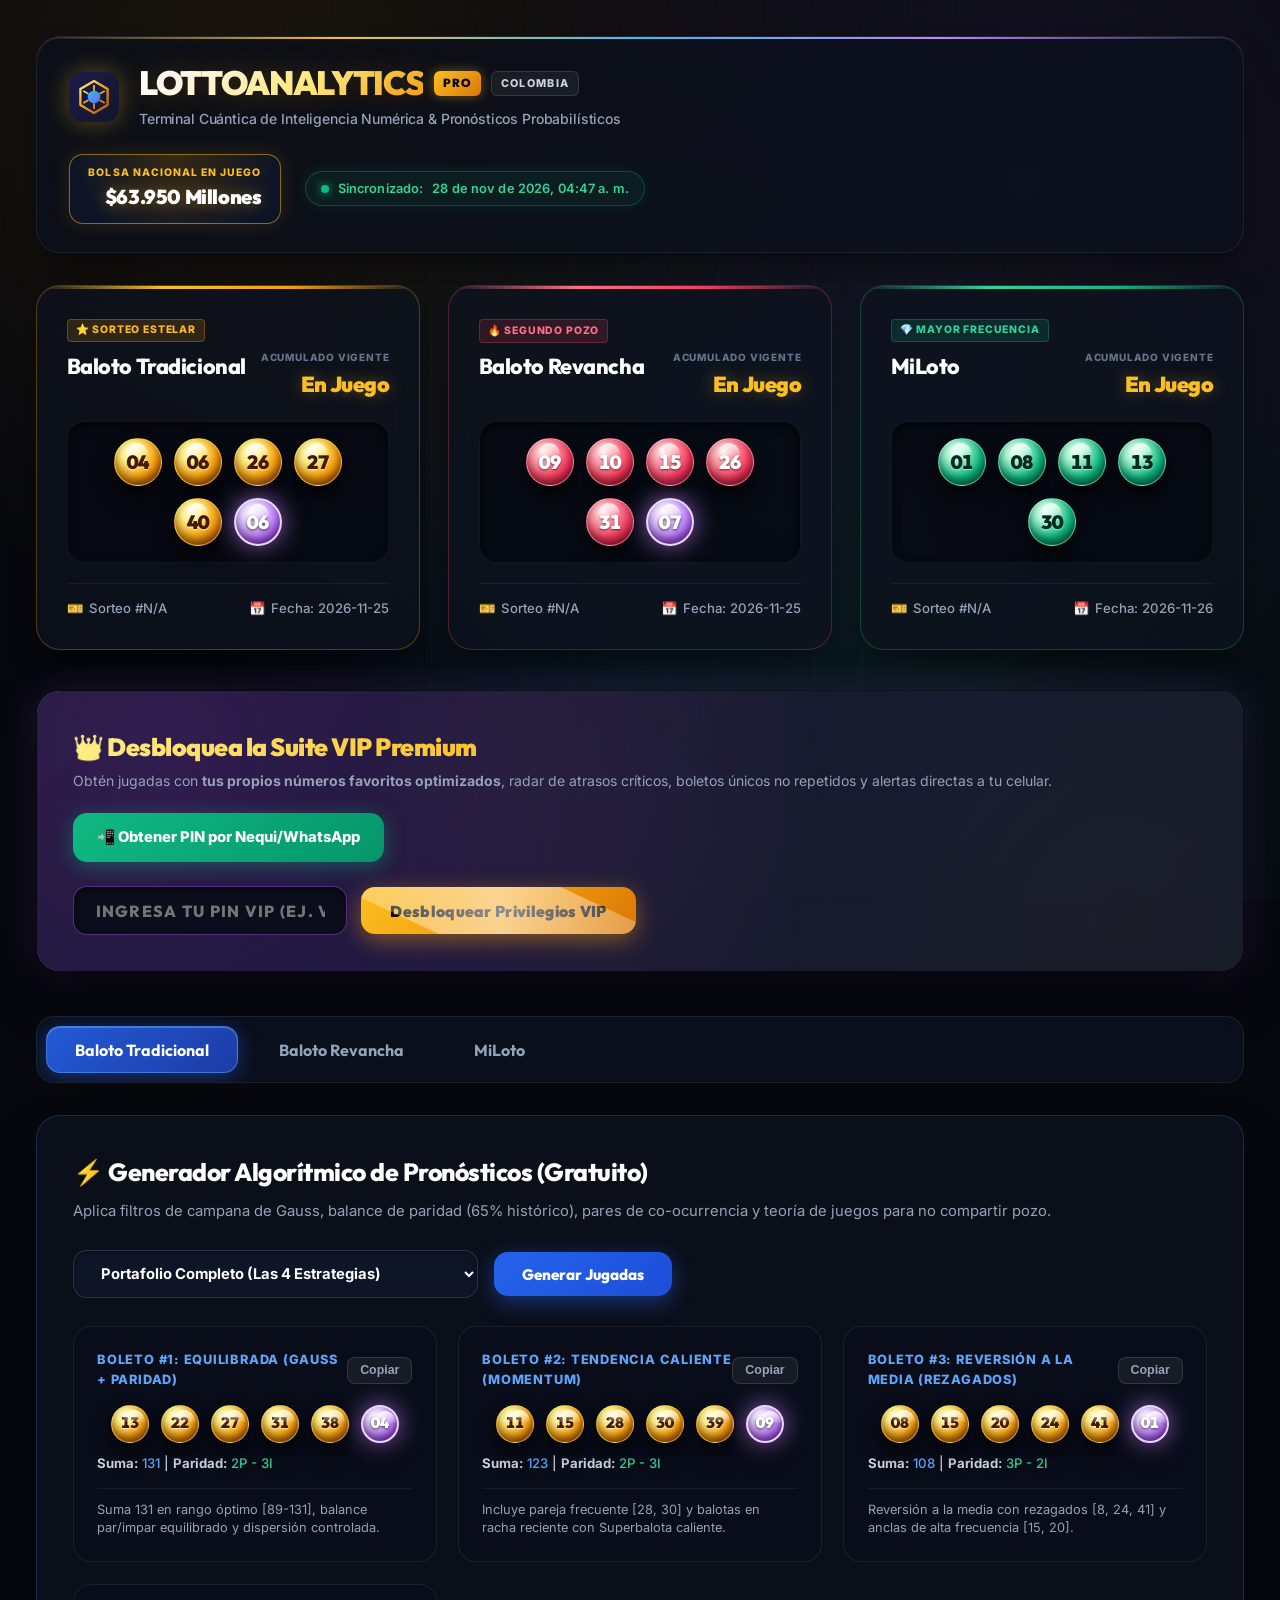
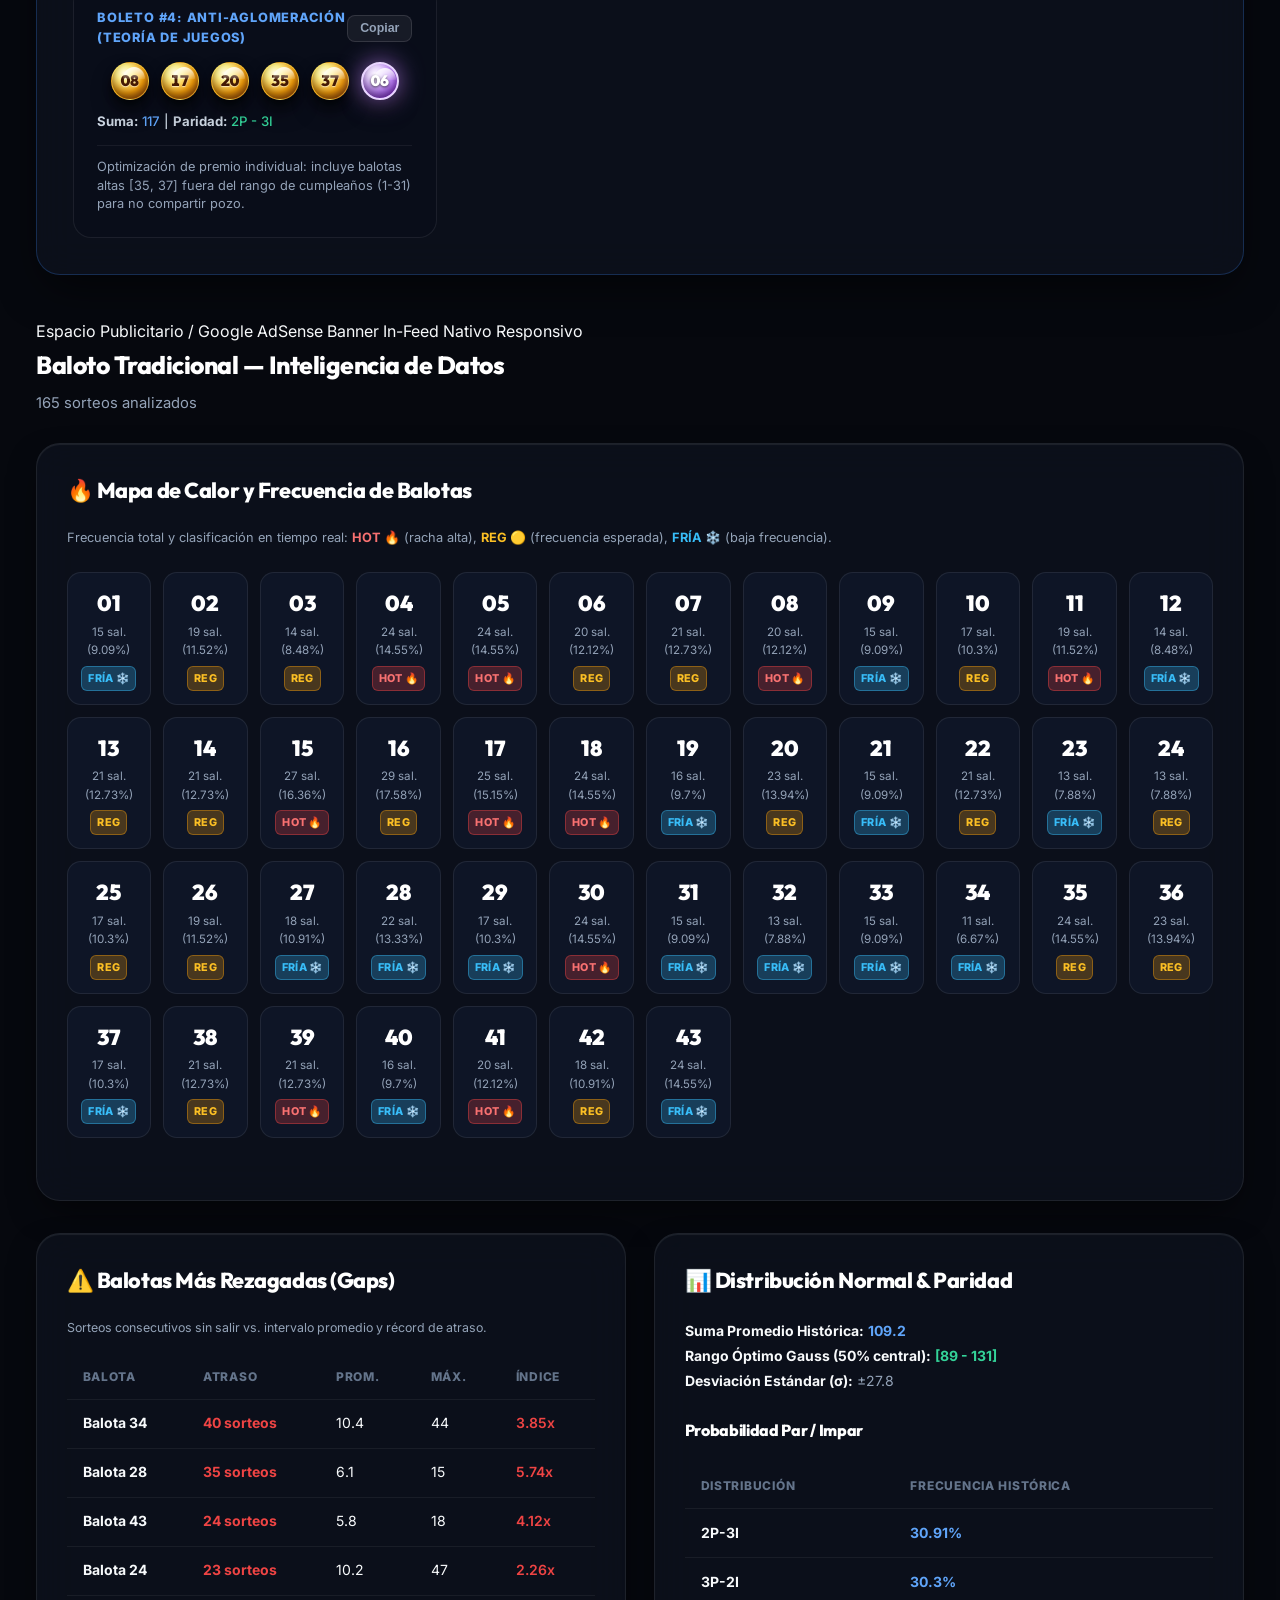
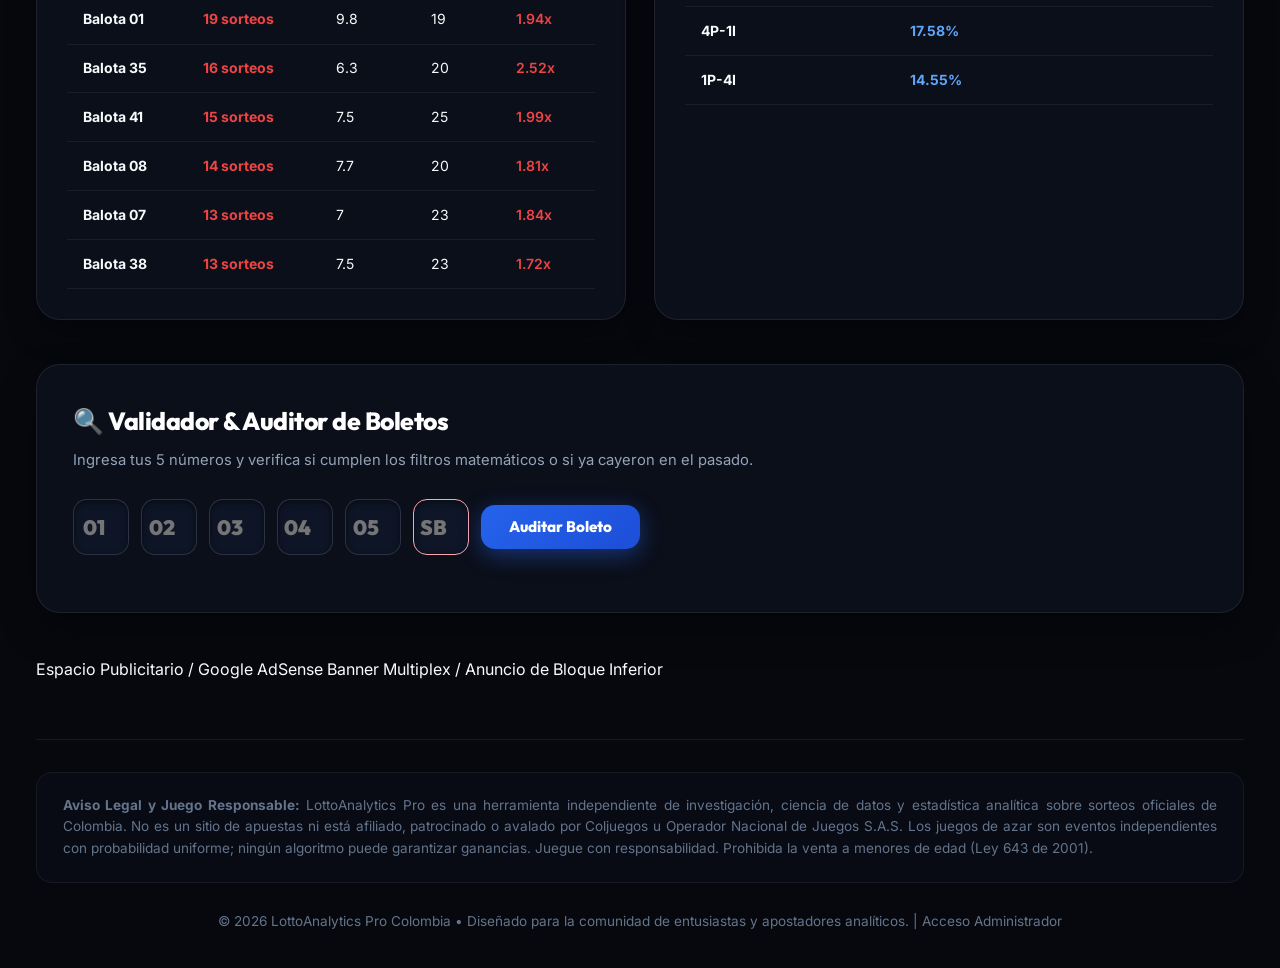
<file: index.html>
<!DOCTYPE html>
<html lang="es">
<head>
  <meta charset="UTF-8">
  <meta name="viewport" content="width=device-width, initial-scale=1.0">
  
  <!-- SEO Meta Tags Colombia -->
  <title>LottoAnalytics Colombia | Resultados, Estadísticas y Pronósticos Baloto y MiLoto</title>
  <meta name="description" content="Consulta los últimos resultados oficiales de Baloto, Revancha y MiLoto en Colombia. Análisis estadístico de balotas calientes, rezagadas, mapas de calor y generador inteligente de jugadas con suite VIP.">
  <meta name="keywords" content="Baloto Colombia, MiLoto, Baloto Revancha, Resultados Baloto hoy, Estadísticas Baloto, Pronóstico Baloto, Números que más caen Baloto, Coljuegos">
  <meta name="author" content="LottoAnalytics Pro">
  <meta name="robots" content="index, follow">

  <!-- Open Graph / Redes Sociales -->
  <meta property="og:type" content="website">
  <meta property="og:title" content="LottoAnalytics Colombia | Inteligencia de Datos Baloto & MiLoto">
  <meta property="og:description" content="Resultados en vivo, mapas de calor, números calientes, suite VIP personalizada y pronósticos estadísticos optimizados.">
  <meta property="og:locale" content="es_CO">

  <!-- PWA & Mobile Web App -->
  <link rel="manifest" href="manifest.json">
  <meta name="theme-color" content="#090d16">
  <meta name="apple-mobile-web-app-capable" content="yes">
  <meta name="apple-mobile-web-app-status-bar-style" content="black-translucent">

  <!-- Typography -->
  <link rel="preconnect" href="https://fonts.googleapis.com">
  <link rel="preconnect" href="https://fonts.gstatic.com" crossorigin>
  <link href="https://fonts.googleapis.com/css2?family=Inter:wght@300;400;500;600;700;800&family=Outfit:wght@500;600;700;800;900&display=swap" rel="stylesheet">
  
  <link rel="stylesheet" href="css/styles.css">

  <!-- Espacio para Google AdSense (Reemplazar con tu ID ca-pub-XXXXX cuando lo tengas) -->
  <!-- <script async src="https://pagead2.googlesyndication.com/pagead/js/adsbygoogle.js?client=ca-pub-XXXXXXXXXXXXXXXX" crossorigin="anonymous"></script> -->
</head>
<body>

  <div class="container">

    <!-- ENCABEZADO Y BRANDING EXCLUSIVO -->
    <header class="executive-header">
      <div class="brand-block">
        <div class="brand-crest">
          <svg viewBox="0 0 44 44" fill="none" xmlns="http://www.w3.org/2000/svg" class="crest-svg">
            <rect width="44" height="44" rx="12" fill="url(#crest-bg)"/>
            <path d="M22 8L34 15V29L22 36L10 29V15L22 8Z" stroke="url(#gold-stroke)" stroke-width="2" stroke-linejoin="round"/>
            <circle cx="22" cy="22" r="5.5" fill="url(#gem-fill)"/>
            <path d="M22 12V16M22 28V32M13 17L16.5 19M27.5 25L31 27M31 17L27.5 19M16.5 25L13 27" stroke="url(#gold-accent)" stroke-width="1.5" stroke-linecap="round"/>
            <defs>
              <linearGradient id="crest-bg" x1="0" y1="0" x2="44" y2="44" gradientUnits="userSpaceOnUse">
                <stop stop-color="#1e1b4b"/>
                <stop offset="1" stop-color="#0f172a"/>
              </linearGradient>
              <linearGradient id="gold-stroke" x1="10" y1="8" x2="34" y2="36" gradientUnits="userSpaceOnUse">
                <stop stop-color="#fef08a"/>
                <stop offset="0.5" stop-color="#f59e0b"/>
                <stop offset="1" stop-color="#b45309"/>
              </linearGradient>
              <linearGradient id="gem-fill" x1="16.5" y1="16.5" x2="27.5" y2="27.5" gradientUnits="userSpaceOnUse">
                <stop stop-color="#38bdf8"/>
                <stop offset="1" stop-color="#6366f1"/>
              </linearGradient>
              <linearGradient id="gold-accent" x1="13" y1="12" x2="31" y2="32" gradientUnits="userSpaceOnUse">
                <stop stop-color="#fde047"/>
                <stop offset="1" stop-color="#d97706"/>
              </linearGradient>
            </defs>
          </svg>
        </div>
        <div class="brand-text">
          <div class="brand-title-row">
            <span class="brand-title">LOTTOANALYTICS</span>
            <span class="pro-tag">PRO</span>
            <span class="colombia-badge">COLOMBIA</span>
          </div>
          <p class="brand-tagline">Terminal Cuántica de Inteligencia Numérica & Pronósticos Probabilísticos</p>
        </div>
      </div>

      <div class="header-right-deck">
        <div class="jackpot-counter-box">
          <span class="counter-label">BOLSA NACIONAL EN JUEGO</span>
          <span class="counter-amount" id="global-jackpot-sum">$63.950 Millones</span>
        </div>
        <div class="header-badges">
          <span class="vip-status-pill" id="vip-header-pill" style="display: none;">
            👑 Membresía VIP Activa
          </span>
          <span class="status-badge" title="Datos conectados en tiempo real">
            <span class="pulse-dot"></span> Sincronizado: <span id="last-sync-time">Cargando...</span>
          </span>
        </div>
      </div>
    </header>

    <!-- ÚLTIMOS RESULTADOS EN VIVO (CARDS SUPERIORES) -->
    <section>
      <div class="grid-3" id="summary-cards-container">
        <!-- Renderizado dinámicamente con JavaScript -->
      </div>
    </section>

    <!-- MÓDULO VIP GATEWAY / DESBLOQUEO POR PIN -->
    <div class="vip-card" id="vip-unlock-box">
      <div class="vip-header-row">
        <div>
          <h3>👑 Desbloquea la Suite VIP Premium</h3>
          <p style="font-size:0.875rem; color:#94a3b8; margin-top:4px;">
            Obtén jugadas con <strong>tus propios números favoritos optimizados</strong>, radar de atrasos críticos, boletos únicos no repetidos y alertas directas a tu celular.
          </p>
        </div>
        <a href="https://wa.me/573000000000?text=Hola,%20quiero%20adquirir%20mi%20PIN%20VIP%20de%20LottoAnalytics" target="_blank" rel="noopener" class="btn-whatsapp-buy">
          <span>📲 Obtener PIN por Nequi/WhatsApp</span>
        </a>
      </div>

      <div class="vip-pin-form">
        <input type="text" id="vip-pin-input" class="pin-input" placeholder="Ingresa tu PIN VIP (ej. VIP2026)">
        <button class="btn-unlock" onclick="unlockWithPin()">Desbloquear Privilegios VIP</button>
      </div>
    </div>

    <!-- PANEL VIP EXCLUSIVO (VISIBLE CUANDO ESTÁ DESBLOQUEADO) -->
    <div class="vip-active-panel" id="vip-active-panel">
      <div style="display:flex; justify-content:space-between; align-items:center; flex-wrap:wrap; gap:0.5rem;">
        <div>
          <div class="vip-panel-title">👑 Panel de Privilegios VIP Activo</div>
          <p id="vip-expiry-detail" style="font-size: 0.85rem; color: #d8b4fe;">Bienvenido a tu suite de análisis avanzado y personalización matemática.</p>
        </div>
        <button onclick="logoutVip()" style="background:transparent; border:1px solid #6b21a8; color:#c084fc; font-size:0.75rem; padding:0.35rem 0.75rem; border-radius:6px; cursor:pointer;">Cerrar Sesión VIP</button>
      </div>

      <div class="vip-features-grid">
        
        <!-- PRIVILEGIO 1: NÚMEROS PERSONALIZADOS (1 a 3 NÚMEROS Y SELECTOR DE JUEGO) -->
        <div class="vip-box">
          <div class="vip-box-title">🎯 1. Optimizar Mis Números Favoritos</div>
          <p style="font-size:0.8rem; color:#cbd5e1; margin-bottom:0.5rem;">
            Elige el sorteo y digita <strong>1, 2 o hasta 3 números</strong> que quieras jugar obligatoriamente. El algoritmo completará las balotas restantes optimizando la suma (Gauss), la paridad y los pares con mayor afinidad:
          </p>
          <div style="margin-bottom:0.75rem;">
            <label style="font-size:0.75rem; font-weight:700; color:#c084fc; text-transform:uppercase;">Sorteo a Jugar:</label>
            <select id="vip-custom-game-select" onchange="onVipGameChange()" style="width:100%; margin-top:4px;">
              <option value="baloto">Baloto Tradicional (1 al 43 + Superbalota)</option>
              <option value="revancha">Baloto Revancha (1 al 43 + Superbalota)</option>
              <option value="miloto">MiLoto (1 al 39)</option>
            </select>
          </div>
          <div class="custom-inputs-row">
            <input type="number" id="vip-f1" class="custom-input" placeholder="07" min="1" max="43" title="Número favorito 1">
            <input type="number" id="vip-f2" class="custom-input" placeholder="21" min="1" max="43" title="Número favorito 2">
            <input type="number" id="vip-f3" class="custom-input" placeholder="33" min="1" max="43" title="Número favorito 3 (opcional)">
            <button class="btn-vip-action" onclick="generateVipCustomTicket()">Optimizar Jugada</button>
          </div>
          <div id="vip-custom-result"></div>
        </div>

        <!-- PRIVILEGIO 2: RADAR DE ATRASOS CRÍTICOS CON SELECTOR DE JUEGO -->
        <div class="vip-box">
          <div class="vip-box-title">📡 2. Radar de Atrasos Críticos (>1.5x)</div>
          <p style="font-size:0.8rem; color:#cbd5e1; margin-bottom: 0.5rem;">
            Selecciona el sorteo para ver qué balotas han roto su ciclo promedio de ausencia y entraron en ventana matemática de retorno:
          </p>
          <div style="margin-bottom:0.75rem;">
            <label style="font-size:0.75rem; font-weight:700; color:#c084fc; text-transform:uppercase;">Consultar Sorteo:</label>
            <select id="vip-radar-game-select" onchange="renderVipRadar()" style="width:100%; margin-top:4px;">
              <option value="baloto">Baloto Tradicional</option>
              <option value="revancha">Baloto Revancha</option>
              <option value="miloto">MiLoto</option>
            </select>
          </div>
          <div id="vip-radar-container"></div>
        </div>

        <!-- PRIVILEGIO 3: BOLETO ÚNICO PRIVADO CON SELECTOR DE JUEGO Y FUNDAMENTO -->
        <div class="vip-box">
          <div class="vip-box-title">🔒 3. Generador de Jugada Única Privada</div>
          <p style="font-size:0.8rem; color:#cbd5e1; margin-bottom:0.5rem;">
            Genera una combinación con semilla criptográfica única para el juego que elijas. Diseñada para no coincidir con otros usuarios y no compartir el premio mayor:
          </p>
          <div style="margin-bottom:0.75rem;">
            <label style="font-size:0.75rem; font-weight:700; color:#c084fc; text-transform:uppercase;">Sorteo Destino:</label>
            <select id="vip-unique-game-select" style="width:100%; margin-top:4px;">
              <option value="baloto">Baloto Tradicional (1 a 43 + SB)</option>
              <option value="revancha">Baloto Revancha (1 a 43 + SB)</option>
              <option value="miloto">MiLoto (1 a 39)</option>
            </select>
          </div>
          <button class="btn-vip-action" style="width:100%;" onclick="generateVipUniqueTicket()">Generar Boleto Exclusivo</button>
          <div id="vip-unique-result"></div>
        </div>

        <!-- PRIVILEGIO 4: ALERTAS TELEGRAM -->
        <div class="vip-box">
          <div class="vip-box-title">📲 4. Canal & Bot de Alertas al Celular</div>
          <p style="font-size:0.8rem; color:#cbd5e1; margin-bottom:0.75rem;">Recibe las alertas automáticas los días de sorteo a las 6:30 PM con las combinaciones del día y los resultados oficiales tras la transmisión:</p>
          <a href="https://t.me/LottoColombiaVIP_bot" target="_blank" rel="noopener" class="btn-vip-action" style="text-decoration:none; display:inline-block; text-align:center; width:100%;">
            📲 Conectar Bot de Alertas Telegram
          </a>
        </div>

      </div>
    </div>

    <!-- SELECTOR DE PESTAÑAS POR JUEGO -->
    <nav class="tabs-nav" aria-label="Juegos">
      <button class="tab-btn active" data-game="baloto" onclick="setGameTab('baloto')">Baloto Tradicional</button>
      <button class="tab-btn" data-game="revancha" onclick="setGameTab('revancha')">Baloto Revancha</button>
      <button class="tab-btn" data-game="miloto" onclick="setGameTab('miloto')">MiLoto</button>
    </nav>

    <!-- GENERADOR DE JUGADAS (VERSIÓN GRATUITA) -->
    <section class="generator-section">
      <div class="section-heading">⚡ Generador Algorítmico de Pronósticos (Gratuito)</div>
      <p class="section-desc">
        Aplica filtros de campana de Gauss, balance de paridad (65% histórico), pares de co-ocurrencia y teoría de juegos para no compartir pozo.
      </p>

      <div class="controls-bar">
        <select id="strategy-select" aria-label="Estrategia">
          <option value="all">Portafolio Completo (Las 4 Estrategias)</option>
          <option value="balanced">Estrategia Equilibrada (Gauss + Paridad)</option>
          <option value="hot">Tendencia Caliente (Momentum & Pares)</option>
          <option value="cold">Reversión a la Media (Rezagadas)</option>
          <option value="anticrowd">Anti-Aglomeración (Premios sin compartir >31)</option>
        </select>
        <button class="btn-primary" onclick="handleGenerateTickets()">Generar Jugadas</button>
      </div>

      <div class="ticket-grid" id="ticket-results-grid">
        <!-- Generación de boletos -->
      </div>
    </section>

    <!-- ANUNCIO INTERMEDIO (MONETIZACIÓN IN-FEED) -->
    <div class="ad-slot" id="middle-ad-slot">
      <span class="ad-label">Espacio Publicitario / Google AdSense</span>
      <span class="ad-placeholder-text">Banner In-Feed Nativo Responsivo</span>
    </div>

    <!-- SECCIÓN DE INTELIGENCIA DE DATOS -->
    <section>
      <div class="section-heading" id="current-game-title">Inteligencia de Datos</div>
      <p class="section-desc" id="total-draws-count">Cargando sorteos...</p>

      <!-- MAPA DE CALOR -->
      <div class="card" style="margin-bottom: 2rem;">
        <div class="card-top">
          <span class="card-title">🔥 Mapa de Calor y Frecuencia de Balotas</span>
        </div>
        <p style="font-size: 0.8rem; color: var(--text-muted); margin-bottom: 1rem;">
          Frecuencia total y clasificación en tiempo real: <span style="color:#f87171; font-weight:700;">HOT 🔥</span> (racha alta), <span style="color:#fbbf24; font-weight:700;">REG 🟡</span> (frecuencia esperada), <span style="color:#38bdf8; font-weight:700;">FRÍA ❄️</span> (baja frecuencia).
        </p>
        <div class="heatmap-container" id="heatmap-container"></div>
      </div>

      <!-- TABLAS DE REZAGOS Y GAUSS -->
      <div class="grid-2">
        <!-- Tabla de Atrasos -->
        <div class="card">
          <div class="card-top">
            <span class="card-title">⚠️ Balotas Más Rezagadas (Gaps)</span>
          </div>
          <p style="font-size: 0.775rem; color: var(--text-muted);">
            Sorteos consecutivos sin salir vs. intervalo promedio y récord de atraso.
          </p>
          <table id="gaps-table">
            <thead>
              <tr>
                <th>Balota</th>
                <th>Atraso</th>
                <th>Prom.</th>
                <th>Máx.</th>
                <th>Índice</th>
              </tr>
            </thead>
            <tbody></tbody>
          </table>
        </div>

        <!-- Métricas Gaussianas & Paridad -->
        <div class="card">
          <div class="card-top">
            <span class="card-title">📊 Distribución Normal & Paridad</span>
          </div>
          <div style="font-size: 0.875rem; margin: 0.75rem 0; line-height: 1.8;">
            <p><strong>Suma Promedio Histórica:</strong> <span id="val-mean" style="color: #60a5fa; font-weight:700;">--</span></p>
            <p><strong>Rango Óptimo Gauss (50% central):</strong> <span id="val-iqr" style="color: #34d399; font-weight:700;">--</span></p>
            <p><strong>Desviación Estándar (σ):</strong> <span id="val-std" style="color: #94a3b8;">--</span></p>
          </div>
          
          <div class="card-top" style="margin-top: 1.5rem;">
            <span class="card-title" style="font-size: 1rem;">Probabilidad Par / Impar</span>
          </div>
          <table id="parity-table">
            <thead>
              <tr>
                <th>Distribución</th>
                <th>Frecuencia Histórica</th>
              </tr>
            </thead>
            <tbody></tbody>
          </table>
        </div>
      </div>
    </section>

    <!-- COMPROBADOR DE BOLETOS -->
    <section class="checker-box">
      <div class="section-heading">🔍 Validador & Auditor de Boletos</div>
      <p class="section-desc">
        Ingresa tus 5 números y verifica si cumplen los filtros matemáticos o si ya cayeron en el pasado.
      </p>
      <div class="checker-inputs">
        <input type="number" id="c1" class="checker-input" placeholder="01" min="1" max="43">
        <input type="number" id="c2" class="checker-input" placeholder="02" min="1" max="43">
        <input type="number" id="c3" class="checker-input" placeholder="03" min="1" max="43">
        <input type="number" id="c4" class="checker-input" placeholder="04" min="1" max="43">
        <input type="number" id="c5" class="checker-input" placeholder="05" min="1" max="43">
        <input type="number" id="check-sb" class="checker-input" placeholder="SB" min="1" max="16" style="border-color: #fda4af;" title="Superbalota">
        <button class="btn-primary" onclick="checkUserTicket()">Auditar Boleto</button>
      </div>
      <div class="checker-result" id="checker-result-box"></div>
    </section>

    <!-- BANNER DE PUBLICIDAD INFERIOR (MONETIZACIÓN) -->
    <div class="ad-slot" id="bottom-ad-slot">
      <span class="ad-label">Espacio Publicitario / Google AdSense</span>
      <span class="ad-placeholder-text">Banner Multiplex / Anuncio de Bloque Inferior</span>
    </div>

    <!-- AVISO LEGAL Y FOOTER -->
    <footer>
      <div class="legal-notice">
        <strong>Aviso Legal y Juego Responsable:</strong> LottoAnalytics Pro es una herramienta independiente de investigación, ciencia de datos y estadística analítica sobre sorteos oficiales de Colombia. No es un sitio de apuestas ni está afiliado, patrocinado o avalado por Coljuegos u Operador Nacional de Juegos S.A.S. Los juegos de azar son eventos independientes con probabilidad uniforme; ningún algoritmo puede garantizar ganancias. Juegue con responsabilidad. Prohibida la venta a menores de edad (Ley 643 de 2001).
      </div>
      <p>© 2026 LottoAnalytics Pro Colombia • Diseñado para la comunidad de entusiastas y apostadores analíticos. | <a href="admin.html" style="color:#64748b; text-decoration:none;">Acceso Administrador</a></p>
    </footer>

  </div>

  <script src="js/fallback_data.js"></script>
  <script src="js/app.js"></script>
</body>
</html>
</file>
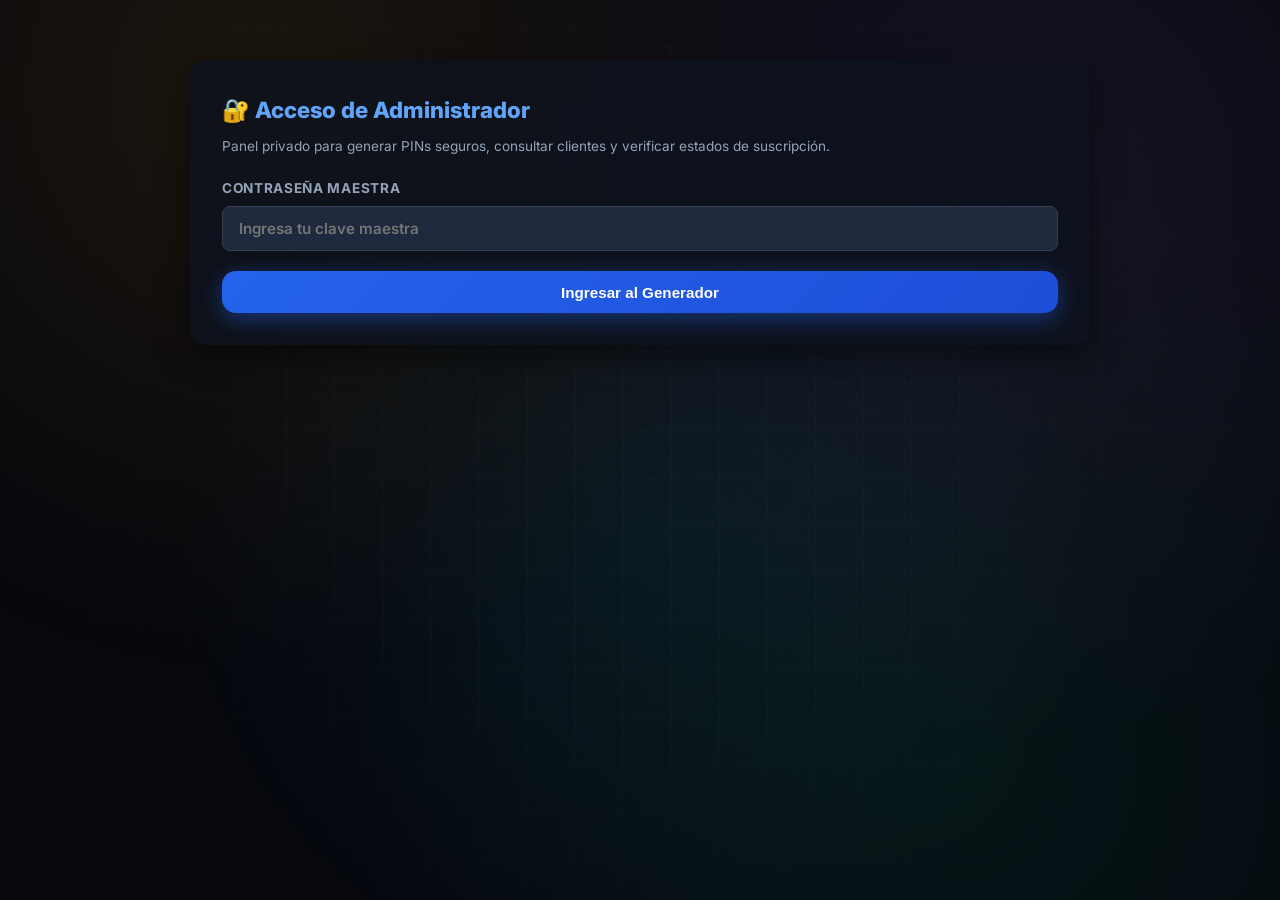
<file: admin.html>
<!DOCTYPE html>
<html lang="es">
<head>
  <meta charset="UTF-8">
  <meta name="viewport" content="width=device-width, initial-scale=1.0">
  <title>Panel de Control y PINs | LottoAnalytics Admin</title>
  <link rel="preconnect" href="https://fonts.googleapis.com">
  <link rel="preconnect" href="https://fonts.gstatic.com" crossorigin>
  <link href="https://fonts.googleapis.com/css2?family=Inter:wght@400;600;700;800&display=swap" rel="stylesheet">
  <link rel="stylesheet" href="css/styles.css">
  <style>
    .admin-container {
      max-width: 900px;
      margin: 1.5rem auto;
      background: var(--bg-card);
      border: 1px solid var(--border-color);
      border-radius: 16px;
      padding: 2rem;
      box-shadow: 0 10px 30px rgba(0,0,0,0.5);
    }
    .form-group {
      margin-bottom: 1.25rem;
    }
    label {
      display: block;
      font-size: 0.85rem;
      font-weight: 700;
      color: var(--text-muted);
      margin-bottom: 0.4rem;
      text-transform: uppercase;
      letter-spacing: 0.05em;
    }
    input[type="text"], input[type="password"], input[type="date"], select {
      width: 100%;
      background: #1f293d;
      border: 1px solid #374151;
      color: #fff;
      padding: 0.75rem 1rem;
      border-radius: 8px;
      font-family: inherit;
      font-size: 0.95rem;
      font-weight: 600;
      outline: none;
    }
    input:focus, select:focus {
      border-color: #3b82f6;
      box-shadow: 0 0 10px rgba(59, 130, 246, 0.4);
    }
    .result-card {
      display: none;
      background: rgba(16, 185, 129, 0.1);
      border: 1px solid #10b981;
      border-radius: 12px;
      padding: 1.25rem;
      margin-top: 1.5rem;
    }
    .pin-display {
      font-size: 1.6rem;
      font-weight: 800;
      color: #34d399;
      letter-spacing: 0.1em;
      margin: 0.5rem 0;
      text-align: center;
      background: #090d16;
      padding: 0.75rem;
      border-radius: 8px;
      border: 1px dashed #059669;
    }
    .whatsapp-box {
      background: #0f172a;
      border: 1px solid #334155;
      border-radius: 8px;
      padding: 1rem;
      font-size: 0.85rem;
      color: #e2e8f0;
      white-space: pre-wrap;
      margin-top: 0.75rem;
      line-height: 1.5;
    }
    /* Registry Table */
    .history-card {
      margin-top: 2.5rem;
      border-top: 1px solid var(--border-color);
      padding-top: 1.5rem;
    }
    .badge-active {
      background: rgba(16, 185, 129, 0.2);
      color: #34d399;
      padding: 2px 8px;
      border-radius: 4px;
      font-weight: 700;
      font-size: 0.75rem;
      display: inline-block;
    }
    .badge-expired {
      background: rgba(239, 68, 68, 0.2);
      color: #f87171;
      padding: 2px 8px;
      border-radius: 4px;
      font-weight: 700;
      font-size: 0.75rem;
      display: inline-block;
    }
    .table-container {
      overflow-x: auto;
      margin-top: 1rem;
    }
    .btn-action-small {
      background: #1e293b;
      border: 1px solid #475569;
      color: #cbd5e1;
      padding: 0.3rem 0.6rem;
      border-radius: 6px;
      font-size: 0.75rem;
      cursor: pointer;
      margin-right: 4px;
    }
    .btn-action-small:hover {
      background: #334155;
      color: #fff;
    }
    .btn-delete-small {
      background: rgba(239, 68, 68, 0.15);
      border: 1px solid #ef4444;
      color: #f87171;
      padding: 0.3rem 0.6rem;
      border-radius: 6px;
      font-size: 0.75rem;
      cursor: pointer;
    }
    .btn-delete-small:hover {
      background: #ef4444;
      color: #fff;
    }
  </style>
</head>
<body>
  <div class="container">
    <div class="admin-container">
      
      <!-- AUTHENTICATION CHECK -->
      <div id="admin-auth-screen">
        <h2 style="font-size: 1.4rem; font-weight:800; color:#60a5fa; margin-bottom: 0.5rem;">🔐 Acceso de Administrador</h2>
        <p style="font-size:0.85rem; color:var(--text-muted); margin-bottom: 1.25rem;">
          Panel privado para generar PINs seguros, consultar clientes y verificar estados de suscripción.
        </p>
        <div class="form-group">
          <label>Contraseña Maestra</label>
          <input type="password" id="admin-pass" placeholder="Ingresa tu clave maestra">
        </div>
        <button class="btn-primary" style="width:100%;" onclick="checkAdminAuth()">Ingresar al Generador</button>
      </div>

      <!-- MAIN ADMIN PANEL -->
      <div id="admin-panel" style="display:none;">
        <div style="display:flex; justify-content:space-between; align-items:center; margin-bottom:1.5rem; border-bottom:1px solid #1f293d; padding-bottom:1rem; flex-wrap:wrap; gap:0.5rem;">
          <div>
            <h2 style="font-size: 1.4rem; font-weight:800; color:#fbbf24;">👑 Control de PINs y Clientes VIP</h2>
            <p style="font-size:0.85rem; color:var(--text-muted);">Generación con vigencia individual y registro de ventas.</p>
          </div>
          <button onclick="logoutAdmin()" style="background:transparent; border:1px solid #475569; color:#94a3b8; font-size:0.8rem; padding:0.4rem 0.85rem; border-radius:6px; cursor:pointer;">Cerrar Sesión</button>
        </div>

        <!-- SECCIÓN 1: GENERADOR DE PIN -->
        <div style="background: rgba(15, 23, 42, 0.6); border: 1px solid #1e293b; border-radius: 12px; padding: 1.25rem; margin-bottom: 2rem;">
          <h3 style="font-size: 1.1rem; font-weight:700; color:#93c5fd; margin-bottom: 1rem;">➕ Generar Nuevo PIN para Cliente</h3>
          
          <div class="form-group">
            <label>Nombre o Teléfono del Cliente</label>
            <input type="text" id="client-name" placeholder="Ej. Carlos Mendoza (WhatsApp 315...)">
          </div>

          <div style="display:grid; grid-template-columns: 1fr 1fr; gap:1rem;">
            <div class="form-group">
              <label>Duración</label>
              <select id="duration-select" onchange="toggleCustomDate(this.value)">
                <option value="30">1 Mes (30 Días) — $15.000 COP</option>
                <option value="15">15 Días (Quincenal)</option>
                <option value="7">7 Días (Semana de Prueba)</option>
                <option value="60">2 Meses (60 Días)</option>
                <option value="90">3 Meses (Trimestral)</option>
                <option value="custom">Fecha de fin personalizada...</option>
              </select>
            </div>
            <div class="form-group">
              <label>Monto Pagado (Opcional)</label>
              <input type="text" id="client-amount" placeholder="Ej. $15.000 Nequi">
            </div>
          </div>

          <div class="form-group" id="custom-date-group" style="display:none;">
            <label>Fecha de Vencimiento Exacta</label>
            <input type="date" id="custom-exp-date">
          </div>

          <button class="btn-primary" style="width:100%; font-size:1rem; padding:0.85rem;" onclick="generateClientPin()">
            ⚡ Generar PIN y Registrar Venta
          </button>

          <!-- RESULT CARD -->
          <div class="result-card" id="result-box">
            <div style="font-weight:700; color:#34d399; font-size:0.9rem; text-align:center;">✅ PIN GENERADO Y REGISTRADO EN EL HISTORIAL</div>
            <div class="pin-display" id="out-pin">VIP-XXXXXX-XXX-XXXX</div>
            
            <div style="font-size:0.85rem; color:#cbd5e1; margin:0.75rem 0; line-height:1.6;">
              • <strong>Cliente:</strong> <span id="out-client">--</span><br>
              • <strong>Fecha de activación:</strong> <span id="out-start">--</span><br>
              • <strong>Fecha de vencimiento:</strong> <span id="out-end" style="color:#fbbf24; font-weight:700;">--</span> (<span id="out-days">30</span> días activos)
            </div>

            <label style="margin-top:1rem;">Mensaje Listo para Enviar por WhatsApp:</label>
            <div class="whatsapp-box" id="out-msg"></div>

            <button class="btn-primary" style="width:100%; margin-top:0.75rem; background:linear-gradient(135deg, #10b981, #059669);" onclick="copyWhatsappMsg()">
              📋 Copiar Mensaje para WhatsApp
            </button>
          </div>
        </div>

        <!-- SECCIÓN 2: AUDITOR / VERIFICADOR MANUAL DE CUALQUIER PIN -->
        <div style="background: rgba(15, 23, 42, 0.6); border: 1px solid #1e293b; border-radius: 12px; padding: 1.25rem; margin-bottom: 2rem;">
          <h3 style="font-size: 1.1rem; font-weight:700; color:#93c5fd; margin-bottom: 0.5rem;">🔍 Verificar Estado de Cualquier PIN</h3>
          <p style="font-size:0.8rem; color:var(--text-muted); margin-bottom: 0.75rem;">Si un cliente te escribe preguntando si su PIN está activo o cuándo se vence, pégalo aquí para auditarlo al instante:</p>
          <div style="display:flex; gap:0.5rem; flex-wrap:wrap;">
            <input type="text" id="verify-input" placeholder="Pega el PIN (ej. VIP-261031-842-50EB)" style="flex:1; min-width:220px;">
            <button class="btn-primary" onclick="auditSinglePin()">Consultar PIN</button>
          </div>
          <div id="verify-result-box" style="display:none; margin-top:0.75rem; padding:0.75rem; border-radius:8px; font-size:0.85rem;"></div>
        </div>

        <!-- SECCIÓN 3: HISTORIAL DE PINES GENERADOS Y VENTAS -->
        <div class="history-card">
          <div style="display:flex; justify-content:space-between; align-items:center; flex-wrap:wrap; gap:0.5rem; margin-bottom:0.75rem;">
            <div>
              <h3 style="font-size: 1.2rem; font-weight:800; color:#fff;">📋 Historial de PINs Registrados (<span id="pins-count">0</span>)</h3>
              <p style="font-size:0.8rem; color:var(--text-muted);">Monitoreo de clientes, estados en tiempo real y fechas de corte.</p>
            </div>
            <div>
              <button class="btn-action-small" onclick="exportToCsv()">📥 Exportar a Excel (CSV)</button>
              <button class="btn-action-small" onclick="clearExpiredPins()">🧹 Limpiar Vencidos</button>
            </div>
          </div>

          <div class="table-container">
            <table>
              <thead>
                <tr>
                  <th>Cliente</th>
                  <th>PIN</th>
                  <th>Vencimiento</th>
                  <th>Estado</th>
                  <th>Pago</th>
                  <th>Acciones</th>
                </tr>
              </thead>
              <tbody id="pins-table-body">
                <!-- Filas renderizadas con JavaScript -->
              </tbody>
            </table>
          </div>
        </div>

      </div>

    </div>
  </div>

  <script>
    const SECRET_SALT = 'Joan17LottoSecretKey2026';
    const ADMIN_PASS = 'JOAN17-ADMIN';
    const STORAGE_KEY = 'lotto_admin_pins_registry';

    function checkAdminAuth() {
      const pass = document.getElementById('admin-pass').value.trim();
      if (pass === ADMIN_PASS || pass === 'BUCARAMANGA' || pass === 'VIP2026') {
        document.getElementById('admin-auth-screen').style.display = 'none';
        document.getElementById('admin-panel').style.display = 'block';
        sessionStorage.setItem('admin_logged', 'true');
        renderPinsTable();
      } else {
        alert('Contraseña maestra incorrecta.');
      }
    }

    function logoutAdmin() {
      sessionStorage.removeItem('admin_logged');
      document.getElementById('admin-auth-screen').style.display = 'block';
      document.getElementById('admin-panel').style.display = 'none';
    }

    function toggleCustomDate(val) {
      document.getElementById('custom-date-group').style.display = (val === 'custom') ? 'block' : 'none';
    }

    async function sha256Short(str) {
      const buf = await crypto.subtle.digest("SHA-256", new TextEncoder().encode(str));
      const arr = Array.from(new Uint8Array(buf));
      return arr.map(b => b.toString(16).padStart(2, '0')).join('').substring(0, 4).toUpperCase();
    }

    function getSavedPins() {
      const raw = localStorage.getItem(STORAGE_KEY);
      return raw ? JSON.parse(raw) : [];
    }

    function savePinsList(list) {
      localStorage.setItem(STORAGE_KEY, JSON.stringify(list));
      renderPinsTable();
    }

    async function generateClientPin() {
      const client = document.getElementById('client-name').value.trim() || 'Cliente VIP';
      const durVal = document.getElementById('duration-select').value;
      const amount = document.getElementById('client-amount').value.trim() || '$15.000 COP';
      
      const today = new Date();
      let expDate = new Date();

      if (durVal === 'custom') {
        const cVal = document.getElementById('custom-exp-date').value;
        if (!cVal) {
          alert('Por favor selecciona una fecha de vencimiento.');
          return;
        }
        expDate = new Date(cVal + 'T23:59:59');
      } else {
        const days = parseInt(durVal);
        expDate.setDate(today.getDate() + days);
      }

      // Format YYMMDD
      const yy = expDate.getFullYear().toString().substring(2);
      const mm = (expDate.getMonth() + 1).toString().padStart(2, '0');
      const dd = expDate.getDate().toString().padStart(2, '0');
      const dateCode = `${yy}${mm}${dd}`;

      // Random 3-digit client seed
      const clientId = Math.floor(100 + Math.random() * 900).toString();

      // Sign payload
      const payload = `${dateCode}-${clientId}-${SECRET_SALT}`;
      const hash = await sha256Short(payload);

      const finalPin = `VIP-${dateCode}-${clientId}-${hash}`;

      // Calculate days
      const diffTime = expDate - today;
      const diffDays = Math.ceil(diffTime / (1000 * 60 * 60 * 24));

      const dateOptions = { day: '2-digit', month: 'long', year: 'numeric' };
      const startStr = today.toLocaleDateString('es-CO', dateOptions);
      const endStr = expDate.toLocaleDateString('es-CO', dateOptions);

      // Render output
      document.getElementById('out-pin').innerText = finalPin;
      document.getElementById('out-client').innerText = client;
      document.getElementById('out-start').innerText = startStr;
      document.getElementById('out-end').innerText = endStr;
      document.getElementById('out-days').innerText = diffDays;

      const currentUrl = window.location.origin + window.location.pathname.replace('admin.html', 'index.html');

      const msg = `¡Hola ${client}! 👋\n\nTu suscripción a la Suite VIP de LottoAnalytics Pro ha sido confirmada con éxito. 🎟️✨\n\n🔑 Tu PIN Personal de Acceso es:\n👉 *${finalPin}*\n\n📅 Vigencia activa:\n• Inicio: ${startStr}\n• Vence el: ${endStr} (${diffDays} días)\n\n🚀 Pasos para activarlo:\n1. Ingresa a la página: ${currentUrl}\n2. En el recuadro dorado "Desbloquea la Suite VIP", digita tu PIN.\n3. Haz clic en "Desbloquear Privilegios VIP".\n\n¡Disfruta tus combinaciones personalizadas y las alertas antes de cada sorteo! 🍀`;

      document.getElementById('out-msg').innerText = msg;
      document.getElementById('result-box').style.display = 'block';

      // Save to registry
      const pins = getSavedPins();
      pins.unshift({
        id: Date.now(),
        client: client,
        pin: finalPin,
        created_at: today.toISOString().split('T')[0],
        expires_at: expDate.toISOString().split('T')[0],
        amount: amount,
        msg: msg
      });
      savePinsList(pins);
    }

    function renderPinsTable() {
      const pins = getSavedPins();
      const countEl = document.getElementById('pins-count');
      if (countEl) countEl.innerText = pins.length;

      const tbody = document.getElementById('pins-table-body');
      if (!tbody) return;
      tbody.innerHTML = '';

      if (pins.length === 0) {
        tbody.innerHTML = `<tr><td colspan="6" style="text-align:center; color:#94a3b8; padding:1.5rem;">Aún no has generado ningún PIN. Los que generes se guardarán aquí automáticamente.</td></tr>`;
        return;
      }

      const today = new Date().toISOString().split('T')[0];

      pins.forEach(item => {
        const isExpired = item.expires_at < today;
        const statusBadge = isExpired ? 
          `<span class="badge-expired">🔴 Vencido (${item.expires_at})</span>` : 
          `<span class="badge-active">🟢 Activo</span>`;

        const row = document.createElement('tr');
        row.innerHTML = `
          <td><strong>${item.client}</strong></td>
          <td style="font-family:monospace; color:#60a5fa; font-weight:700;">${item.pin}</td>
          <td>${item.expires_at}</td>
          <td>${statusBadge}</td>
          <td style="color:#94a3b8;">${item.amount || '--'}</td>
          <td>
            <button class="btn-action-small" onclick="copyPinText('${item.pin}')" title="Copiar PIN">PIN</button>
            <button class="btn-action-small" onclick="copyStoredMsg(${item.id})" title="Copiar WhatsApp">WA</button>
            <button class="btn-delete-small" onclick="deletePin(${item.id})" title="Eliminar">✕</button>
          </td>
        `;
        tbody.appendChild(row);
      });
    }

    function copyPinText(pin) {
      navigator.clipboard.writeText(pin).then(() => alert(`PIN copiado: ${pin}`));
    }

    function copyStoredMsg(id) {
      const pins = getSavedPins();
      const item = pins.find(x => x.id === id);
      if (item && item.msg) {
        navigator.clipboard.writeText(item.msg).then(() => alert('¡Mensaje de WhatsApp copiado al portapapeles!'));
      }
    }

    function deletePin(id) {
      if (confirm('¿Deseas eliminar este registro del historial?')) {
        const pins = getSavedPins().filter(x => x.id !== id);
        savePinsList(pins);
      }
    }

    function clearExpiredPins() {
      if (confirm('¿Eliminar del historial los PINs que ya están vencidos?')) {
        const today = new Date().toISOString().split('T')[0];
        const activeOnly = getSavedPins().filter(x => x.expires_at >= today);
        savePinsList(activeOnly);
      }
    }

    function exportToCsv() {
      const pins = getSavedPins();
      if (pins.length === 0) {
        alert('No hay registros para exportar.');
        return;
      }

      let csv = 'Cliente,PIN,Fecha Creacion,Fecha Vencimiento,Monto,Estado\n';
      const today = new Date().toISOString().split('T')[0];
      pins.forEach(p => {
        const est = p.expires_at >= today ? 'ACTIVO' : 'VENCIDO';
        csv += `"${p.client}","${p.pin}","${p.created_at}","${p.expires_at}","${p.amount}","${est}"\n`;
      });

      const blob = new Blob([csv], { type: 'text/csv;charset=utf-8;' });
      const url = URL.createObjectURL(blob);
      const a = document.createElement('a');
      a.href = url;
      a.download = `clientes_vip_lotto_${today}.csv`;
      a.click();
    }

    // Auditor manual rápido de PIN
    async function auditSinglePin() {
      const rawPin = document.getElementById('verify-input').value.trim().toUpperCase();
      const resBox = document.getElementById('verify-result-box');
      if (!rawPin) return;

      const parts = rawPin.split('-');
      if (parts.length !== 4 || parts[0] !== 'VIP') {
        resBox.style.display = 'block';
        resBox.style.background = 'rgba(239, 68, 68, 0.2)';
        resBox.style.border = '1px solid #ef4444';
        resBox.innerHTML = `<span style="color:#f87171; font-weight:700;">❌ Formato Inválido:</span> Este código no tiene la estructura de un PIN VIP válido.`;
        return;
      }

      const [prefix, dateCode, clientId, providedHash] = parts;
      const payload = `${dateCode}-${clientId}-${SECRET_SALT}`;
      const expectedHash = await sha256Short(payload);

      if (providedHash !== expectedHash) {
        resBox.style.display = 'block';
        resBox.style.background = 'rgba(239, 68, 68, 0.2)';
        resBox.style.border = '1px solid #ef4444';
        resBox.innerHTML = `<span style="color:#f87171; font-weight:700;">❌ PIN Falso / Adulterado:</span> La firma criptográfica no coincide. Este código no fue emitido por ti.`;
        return;
      }

      const year = parseInt('20' + dateCode.substring(0, 2));
      const month = parseInt(dateCode.substring(2, 4)) - 1;
      const day = parseInt(dateCode.substring(4, 6));
      const expDate = new Date(year, month, day, 23, 59, 59);
      const now = new Date();
      const diffDays = Math.ceil((expDate - now) / (1000 * 60 * 60 * 24));
      const formattedDate = expDate.toLocaleDateString('es-CO', { day: '2-digit', month: 'long', year: 'numeric' });

      resBox.style.display = 'block';
      if (diffDays >= 0) {
        resBox.style.background = 'rgba(16, 185, 129, 0.2)';
        resBox.style.border = '1px solid #10b981';
        resBox.innerHTML = `
          <div style="color:#34d399; font-weight:800; font-size:0.95rem;">✅ PIN AUTÉNTICO Y ACTIVO</div>
          <div style="color:#e2e8f0; margin-top:4px;">
            • Vence el: <strong>${formattedDate}</strong><br>
            • Tiempo restante: <strong>${diffDays} días disponibles</strong><br>
            • ID de cliente: #${clientId}
          </div>
        `;
      } else {
        resBox.style.background = 'rgba(239, 68, 68, 0.2)';
        resBox.style.border = '1px solid #ef4444';
        resBox.innerHTML = `
          <div style="color:#f87171; font-weight:800; font-size:0.95rem;">⚠️ PIN AUTÉNTICO PERO YA VENCIDO</div>
          <div style="color:#e2e8f0; margin-top:4px;">
            • Este PIN venció el <strong>${formattedDate}</strong> (hace ${Math.abs(diffDays)} días).<br>
            • El cliente debe renovar su pago por Nequi/Daviplata.
          </div>
        `;
      }
    }

    function copyWhatsappMsg() {
      const text = document.getElementById('out-msg').innerText;
      navigator.clipboard.writeText(text).then(() => {
        alert('¡Mensaje copiado al portapapeles! Ya puedes pegarlo y enviarlo por WhatsApp al cliente.');
      });
    }

    window.onload = () => {
      if (sessionStorage.getItem('admin_logged') === 'true') {
        document.getElementById('admin-auth-screen').style.display = 'none';
        document.getElementById('admin-panel').style.display = 'block';
        renderPinsTable();
      }
    };
  </script>
</body>
</html>
</file>
<file: css/styles.css>
/* ==========================================================================
   LottoAnalytics Pro Colombia — Bespoke High-Tech Quantum Terminal
   Executive Luxury UX/UI for Baloto, Revancha & MiLoto
   ========================================================================== */

:root {
  /* Core Surface Palette */
  --bg-deep: #06080e;
  --bg-surface: #0a0e17;
  --bg-card: rgba(13, 18, 30, 0.78);
  --bg-card-hover: rgba(18, 25, 42, 0.9);
  --bg-glass: rgba(11, 16, 28, 0.72);
  --bg-shelf: rgba(5, 8, 14, 0.65);

  /* Border & Rim System */
  --border-subtle: rgba(255, 255, 255, 0.08);
  --border-focus: rgba(96, 165, 250, 0.5);
  --border-glass: rgba(255, 255, 255, 0.14);
  --border-gold: rgba(251, 191, 36, 0.5);
  --border-ruby: rgba(244, 63, 94, 0.45);
  --border-emerald: rgba(16, 185, 129, 0.45);

  /* Typography */
  --font-display: 'Outfit', -apple-system, BlinkMacSystemFont, sans-serif;
  --font-body: 'Inter', -apple-system, BlinkMacSystemFont, sans-serif;
  --text-main: #f8fafc;
  --text-muted: #94a3b8;
  --text-subtle: #64748b;

  /* Game Themes */
  --color-baloto: #f59e0b;
  --color-revancha: #f43f5e;
  --color-miloto: #10b981;
  --color-super: #c084fc;

  /* 3D Photorealistic Spheres with Specular Highlights */
  --ball-baloto-3d: radial-gradient(circle at 35% 28%, #fffbeb 0%, #fef08a 22%, #f59e0b 58%, #b45309 88%, #78350f 100%);
  --ball-revancha-3d: radial-gradient(circle at 35% 28%, #fff1f2 0%, #fda4af 22%, #f43f5e 58%, #be123c 88%, #881337 100%);
  --ball-miloto-3d: radial-gradient(circle at 35% 28%, #ecfdf5 0%, #a7f3d0 22%, #10b981 58%, #047857 88%, #064e3b 100%);
  --ball-super-3d: radial-gradient(circle at 35% 28%, #faf5ff 0%, #e9d5ff 22%, #c084fc 55%, #9333ea 85%, #581c87 100%);
  --ball-fixed-3d: radial-gradient(circle at 35% 28%, #f5f3ff 0%, #ddd6fe 22%, #8b5cf6 58%, #6d28d9 88%, #4c1d95 100%);

  /* Animation Timings */
  --ease-spring: cubic-bezier(0.34, 1.56, 0.64, 1);
  --ease-smooth: cubic-bezier(0.16, 1, 0.3, 1);
}

/* ==========================================================================
   Base Styles & Ambient Atmosphere
   ========================================================================== */

* {
  box-sizing: border-box;
  margin: 0;
  padding: 0;
  -webkit-tap-highlight-color: transparent;
}

body {
  font-family: var(--font-body);
  background-color: var(--bg-deep);
  color: var(--text-main);
  line-height: 1.6;
  padding: 1.25rem;
  overflow-x: hidden;
  position: relative;
  min-height: 100vh;
}

/* Multi-Layered Atmospheric Lighting */
body::before {
  content: '';
  position: fixed;
  top: 0;
  left: 0;
  width: 100vw;
  height: 100vh;
  background: 
    radial-gradient(circle at 20% 10%, rgba(245, 158, 11, 0.09) 0%, transparent 45%),
    radial-gradient(circle at 80% 20%, rgba(192, 132, 252, 0.09) 0%, transparent 45%),
    radial-gradient(circle at 50% 60%, rgba(56, 189, 248, 0.07) 0%, transparent 55%),
    radial-gradient(circle at 75% 85%, rgba(16, 185, 129, 0.08) 0%, transparent 50%);
  pointer-events: none;
  z-index: -2;
  animation: ambientBreathing 18s ease-in-out infinite alternate;
}

/* Subtle Technical Grid Matrix */
body::after {
  content: '';
  position: fixed;
  top: 0;
  left: 0;
  width: 100vw;
  height: 100vh;
  background-image: 
    linear-gradient(rgba(255, 255, 255, 0.018) 1px, transparent 1px),
    linear-gradient(90deg, rgba(255, 255, 255, 0.018) 1px, transparent 1px);
  background-size: 48px 48px;
  background-position: -1px -1px;
  pointer-events: none;
  z-index: -1;
  mask-image: radial-gradient(circle at 50% 45%, black 40%, transparent 88%);
  -webkit-mask-image: radial-gradient(circle at 50% 45%, black 40%, transparent 88%);
}

@keyframes ambientBreathing {
  0% { transform: scale(1) translateY(0); }
  50% { transform: scale(1.04) translateY(-10px); }
  100% { transform: scale(1) translateY(0); }
}

@media (min-width: 768px) {
  body {
    padding: 2.25rem;
  }
}

.container {
  max-width: 1260px;
  margin: 0 auto;
  position: relative;
  z-index: 1;
}

/* ==========================================================================
   Executive Luxury Branding Header
   ========================================================================== */

.executive-header {
  display: flex;
  justify-content: space-between;
  align-items: center;
  flex-wrap: wrap;
  gap: 1.5rem;
  padding: 1.75rem 2rem;
  margin-bottom: 2rem;
  background: var(--bg-glass);
  backdrop-filter: blur(24px);
  -webkit-backdrop-filter: blur(24px);
  border: 1px solid var(--border-subtle);
  border-radius: 24px;
  box-shadow: 0 20px 40px -15px rgba(0, 0, 0, 0.7), inset 0 1px 1px rgba(255, 255, 255, 0.15);
  position: relative;
  overflow: hidden;
}

.executive-header::before {
  content: '';
  position: absolute;
  top: 0;
  left: 0;
  right: 0;
  height: 2px;
  background: linear-gradient(90deg, transparent, #fbbf24 25%, #38bdf8 50%, #c084fc 75%, transparent);
  animation: glowSweep 9s linear infinite;
}

@keyframes glowSweep {
  0% { background-position: -200% 0; }
  100% { background-position: 200% 0; }
}

.brand-block {
  display: flex;
  align-items: center;
  gap: 1.25rem;
}

.brand-crest {
  width: 50px;
  height: 50px;
  flex-shrink: 0;
  filter: drop-shadow(0 0 12px rgba(251, 191, 36, 0.35));
  transition: transform 0.3s var(--ease-spring);
}

.brand-crest:hover {
  transform: rotate(5deg) scale(1.08);
}

.crest-svg {
  width: 100%;
  height: 100%;
}

.brand-text {
  display: flex;
  flex-direction: column;
}

.brand-title-row {
  display: flex;
  align-items: center;
  gap: 0.65rem;
  flex-wrap: wrap;
}

.brand-title {
  font-family: var(--font-display);
  font-size: 2.1rem;
  font-weight: 900;
  letter-spacing: -0.04em;
  background: linear-gradient(135deg, #ffffff 15%, #fef08a 60%, #f59e0b 100%);
  -webkit-background-clip: text;
  -webkit-text-fill-color: transparent;
  line-height: 1.1;
  text-shadow: 0 0 30px rgba(245, 158, 11, 0.25);
}

.pro-tag {
  background: linear-gradient(135deg, #fbbf24 0%, #d97706 100%);
  color: #000;
  font-family: var(--font-display);
  font-size: 0.725rem;
  font-weight: 900;
  padding: 0.2rem 0.6rem;
  border-radius: 6px;
  letter-spacing: 0.08em;
  box-shadow: 0 0 12px rgba(251, 191, 36, 0.4);
}

.colombia-badge {
  background: rgba(255, 255, 255, 0.06);
  border: 1px solid rgba(255, 255, 255, 0.12);
  color: #cbd5e1;
  font-size: 0.675rem;
  font-weight: 800;
  padding: 0.2rem 0.55rem;
  border-radius: 6px;
  letter-spacing: 0.12em;
}

.brand-tagline {
  color: var(--text-muted);
  font-size: 0.875rem;
  font-weight: 500;
  letter-spacing: -0.01em;
  margin-top: 0.35rem;
}

.header-right-deck {
  display: flex;
  align-items: center;
  gap: 1.5rem;
  flex-wrap: wrap;
}

/* Cumulative National Jackpot Counter */
.jackpot-counter-box {
  background: radial-gradient(circle at 50% 0%, rgba(245, 158, 11, 0.18) 0%, rgba(15, 23, 42, 0.85) 80%);
  border: 1px solid var(--border-gold);
  border-radius: 14px;
  padding: 0.6rem 1.15rem;
  text-align: right;
  box-shadow: 0 0 20px rgba(245, 158, 11, 0.15);
}

.counter-label {
  display: block;
  font-size: 0.65rem;
  font-weight: 800;
  color: #fbbf24;
  letter-spacing: 0.1em;
  text-transform: uppercase;
}

.counter-amount {
  font-family: var(--font-display);
  font-size: 1.25rem;
  font-weight: 900;
  letter-spacing: -0.02em;
  color: #fff;
  text-shadow: 0 0 15px rgba(251, 191, 36, 0.4);
}

.header-badges {
  display: flex;
  flex-direction: column;
  gap: 0.5rem;
  align-items: flex-end;
}

.status-badge {
  display: inline-flex;
  align-items: center;
  gap: 0.55rem;
  background: rgba(16, 185, 129, 0.08);
  border: 1px solid rgba(16, 185, 129, 0.3);
  color: #34d399;
  padding: 0.4rem 0.95rem;
  border-radius: 9999px;
  font-size: 0.8rem;
  font-weight: 600;
  letter-spacing: 0.01em;
  box-shadow: 0 0 15px rgba(16, 185, 129, 0.12);
  white-space: nowrap;
}

.vip-status-pill {
  display: inline-flex;
  align-items: center;
  gap: 0.45rem;
  background: linear-gradient(135deg, rgba(251, 191, 36, 0.18), rgba(217, 119, 6, 0.22));
  border: 1px solid var(--border-gold);
  color: #fbbf24;
  padding: 0.4rem 0.95rem;
  border-radius: 9999px;
  font-size: 0.8rem;
  font-weight: 800;
  box-shadow: 0 0 20px rgba(251, 191, 36, 0.25);
  white-space: nowrap;
}

.pulse-dot {
  width: 8px;
  height: 8px;
  border-radius: 50%;
  background: #10b981;
  box-shadow: 0 0 10px #10b981;
  animation: pulseDot 2s infinite;
}

@keyframes pulseDot {
  0% { transform: scale(0.9); opacity: 0.7; }
  50% { transform: scale(1.3); opacity: 1; box-shadow: 0 0 14px #10b981; }
  100% { transform: scale(0.9); opacity: 0.7; }
}

/* ==========================================================================
   Live Results Showcase Cards (Top 3 Games)
   ========================================================================== */

.grid-3 {
  display: grid;
  grid-template-columns: repeat(auto-fit, minmax(340px, 1fr));
  gap: 1.75rem;
  margin-bottom: 2.5rem;
}

.card {
  background: var(--bg-card);
  backdrop-filter: blur(20px);
  -webkit-backdrop-filter: blur(20px);
  border: 1px solid var(--border-subtle);
  border-radius: 24px;
  padding: 1.85rem;
  position: relative;
  overflow: hidden;
  transition: all 0.35s var(--ease-spring);
  box-shadow: 0 14px 35px -10px rgba(0, 0, 0, 0.65), inset 0 1px 1px rgba(255, 255, 255, 0.08);
}

/* Game Accents and Neon Rims */
.card-baloto {
  border-color: rgba(245, 158, 11, 0.3);
}
.card-baloto::before {
  content: '';
  position: absolute;
  top: 0;
  left: 0;
  right: 0;
  height: 3px;
  background: linear-gradient(90deg, transparent, #fbbf24, #f59e0b, transparent);
}
.card-baloto:hover {
  border-color: rgba(251, 191, 36, 0.6);
  box-shadow: 0 20px 45px -10px rgba(0, 0, 0, 0.8), 0 0 30px rgba(245, 158, 11, 0.2);
}

.card-revancha {
  border-color: rgba(244, 63, 94, 0.3);
}
.card-revancha::before {
  content: '';
  position: absolute;
  top: 0;
  left: 0;
  right: 0;
  height: 3px;
  background: linear-gradient(90deg, transparent, #fb7185, #f43f5e, transparent);
}
.card-revancha:hover {
  border-color: rgba(244, 63, 94, 0.6);
  box-shadow: 0 20px 45px -10px rgba(0, 0, 0, 0.8), 0 0 30px rgba(244, 63, 94, 0.2);
}

.card-miloto {
  border-color: rgba(16, 185, 129, 0.3);
}
.card-miloto::before {
  content: '';
  position: absolute;
  top: 0;
  left: 0;
  right: 0;
  height: 3px;
  background: linear-gradient(90deg, transparent, #34d399, #10b981, transparent);
}
.card-miloto:hover {
  border-color: rgba(16, 185, 129, 0.6);
  box-shadow: 0 20px 45px -10px rgba(0, 0, 0, 0.8), 0 0 30px rgba(16, 185, 129, 0.2);
}

.card:hover {
  transform: translateY(-6px);
}

.card-badge {
  display: inline-block;
  font-size: 0.65rem;
  font-weight: 800;
  letter-spacing: 0.08em;
  text-transform: uppercase;
  margin-bottom: 0.4rem;
  padding: 0.15rem 0.5rem;
  border-radius: 4px;
}
.badge-baloto { background: rgba(245, 158, 11, 0.15); color: #fbbf24; border: 1px solid rgba(245, 158, 11, 0.3); }
.badge-revancha { background: rgba(244, 63, 94, 0.15); color: #fb7185; border: 1px solid rgba(244, 63, 94, 0.3); }
.badge-miloto { background: rgba(16, 185, 129, 0.15); color: #34d399; border: 1px solid rgba(16, 185, 129, 0.3); }

.card-top {
  display: flex;
  justify-content: space-between;
  align-items: flex-start;
  margin-bottom: 1.25rem;
}

.card-title {
  font-family: var(--font-display);
  font-size: 1.35rem;
  font-weight: 800;
  letter-spacing: -0.02em;
  color: #fff;
}

/* High-Impact Jackpot Display */
.jackpot-showcase {
  text-align: right;
}

.jackpot-label {
  font-size: 0.625rem;
  font-weight: 800;
  color: var(--text-subtle);
  letter-spacing: 0.08em;
  text-transform: uppercase;
  margin-bottom: 2px;
}

.jackpot-number {
  font-family: var(--font-display);
  font-size: 1.35rem;
  font-weight: 900;
  letter-spacing: -0.02em;
  color: #fbbf24;
  text-shadow: 0 0 16px rgba(251, 191, 36, 0.35);
  white-space: nowrap;
}

/* Dark Recessed Balls Runway / Shelf */
.balls-shelf {
  background: var(--bg-shelf);
  border: 1px solid rgba(255, 255, 255, 0.05);
  border-radius: 18px;
  padding: 1rem 1.15rem;
  margin: 1.25rem 0;
  box-shadow: inset 0 3px 8px rgba(0, 0, 0, 0.7);
}

.ball-row {
  display: flex;
  align-items: center;
  gap: 0.75rem;
  flex-wrap: wrap;
  justify-content: center;
}

/* 3D Photorealistic Spheres */
.ball {
  width: 48px;
  height: 48px;
  border-radius: 50%;
  display: flex;
  align-items: center;
  justify-content: center;
  font-family: var(--font-display);
  font-weight: 900;
  font-size: 1.2rem;
  font-variant-numeric: tabular-nums;
  position: relative;
  user-select: none;
  cursor: default;
  transition: transform 0.25s var(--ease-spring), box-shadow 0.25s ease;
  box-shadow: 
    0 12px 22px -4px rgba(0, 0, 0, 0.8),
    0 4px 8px rgba(0, 0, 0, 0.4),
    inset 0 -5px 8px rgba(0, 0, 0, 0.45);
}

.ball::before {
  content: '';
  position: absolute;
  top: 4px;
  left: 11px;
  width: 22px;
  height: 12px;
  border-radius: 50% / 100% 100% 0 0;
  background: linear-gradient(180deg, rgba(255, 255, 255, 0.88) 0%, rgba(255, 255, 255, 0.1) 100%);
  filter: blur(0.5px);
  pointer-events: none;
}

.ball:hover {
  transform: translateY(-6px) scale(1.1);
  box-shadow: 
    0 18px 28px -4px rgba(0, 0, 0, 0.9),
    0 0 18px rgba(255, 255, 255, 0.4);
}

.ball-baloto {
  background: var(--ball-baloto-3d);
  color: #451a03;
  text-shadow: 0 1px 1px rgba(255, 255, 255, 0.6);
  border: 1px solid rgba(253, 224, 71, 0.4);
}

.ball-revancha {
  background: var(--ball-revancha-3d);
  color: #ffffff;
  text-shadow: 0 1px 2px rgba(0, 0, 0, 0.6);
  border: 1px solid rgba(254, 205, 211, 0.4);
}

.ball-miloto {
  background: var(--ball-miloto-3d);
  color: #022c22;
  text-shadow: 0 1px 1px rgba(255, 255, 255, 0.5);
  border: 1px solid rgba(167, 243, 208, 0.4);
}

.ball-super {
  background: var(--ball-super-3d);
  color: #ffffff;
  text-shadow: 0 1px 3px rgba(0, 0, 0, 0.7);
  border: 2px solid #e9d5ff;
  box-shadow: 
    0 0 24px rgba(192, 132, 252, 0.7),
    0 12px 22px -4px rgba(0, 0, 0, 0.8),
    inset 0 -5px 8px rgba(0, 0, 0, 0.45);
  animation: superPulse 2.5s infinite alternate;
}

@keyframes superPulse {
  0% { box-shadow: 0 0 14px rgba(192, 132, 252, 0.4), 0 12px 22px -4px rgba(0, 0, 0, 0.8); }
  100% { box-shadow: 0 0 30px rgba(192, 132, 252, 0.85), 0 14px 26px -4px rgba(0, 0, 0, 0.9); }
}

.ball-fixed {
  background: var(--ball-fixed-3d) !important;
  color: #ffffff !important;
  text-shadow: 0 1px 2px rgba(0, 0, 0, 0.5);
  border: 2px solid #c084fc !important;
  box-shadow: 0 0 20px rgba(168, 85, 247, 0.6), 0 10px 18px rgba(0, 0, 0, 0.7);
}

.card-meta {
  font-size: 0.825rem;
  color: var(--text-muted);
  display: flex;
  justify-content: space-between;
  border-top: 1px solid rgba(255, 255, 255, 0.06);
  padding-top: 0.85rem;
  font-weight: 500;
}

.meta-item {
  display: inline-flex;
  align-items: center;
  gap: 0.4rem;
}

/* ==========================================================================
   THE VIP VAULT (Executive Gold & Obsidian Terminal)
   ========================================================================== */

.vip-card {
  background: radial-gradient(circle at 10% 20%, rgba(88, 28, 135, 0.4) 0%, rgba(15, 23, 42, 0.88) 60%),
              radial-gradient(circle at 90% 80%, rgba(245, 158, 11, 0.28) 0%, rgba(15, 23, 42, 0.96) 70%);
  border: 1.5px solid transparent;
  background-clip: padding-box;
  border-radius: 24px;
  padding: 2.25rem;
  margin-bottom: 2.75rem;
  position: relative;
  box-shadow: 0 24px 60px -15px rgba(0, 0, 0, 0.85), 0 0 40px rgba(168, 85, 247, 0.18);
  overflow: hidden;
}

.vip-card::before {
  content: '';
  position: absolute;
  inset: -1.5px;
  border-radius: 25px;
  background: linear-gradient(135deg, #fbbf24 0%, rgba(168, 85, 247, 0.5) 50%, rgba(251, 191, 36, 0.2) 100%);
  z-index: -1;
  pointer-events: none;
}

.vip-header-row {
  display: flex;
  justify-content: space-between;
  align-items: center;
  flex-wrap: wrap;
  gap: 1.25rem;
  margin-bottom: 1.5rem;
}

.vip-header-row h3 {
  font-family: var(--font-display);
  font-size: 1.55rem;
  font-weight: 900;
  letter-spacing: -0.02em;
  background: linear-gradient(135deg, #fef08a 0%, #fbbf24 45%, #e879f9 100%);
  -webkit-background-clip: text;
  -webkit-text-fill-color: transparent;
  display: flex;
  align-items: center;
  gap: 0.6rem;
}

.vip-pin-form {
  display: flex;
  gap: 0.85rem;
  flex-wrap: wrap;
  align-items: center;
  margin-top: 1.25rem;
}

.pin-input {
  background: rgba(10, 14, 26, 0.92);
  border: 1.5px solid rgba(168, 85, 247, 0.45);
  color: #fff;
  padding: 0.85rem 1.35rem;
  border-radius: 14px;
  font-family: var(--font-display);
  font-size: 1rem;
  font-weight: 800;
  text-transform: uppercase;
  letter-spacing: 0.08em;
  outline: none;
  min-width: 250px;
  box-shadow: inset 0 2px 6px rgba(0, 0, 0, 0.6);
  transition: all 0.25s ease;
}

.pin-input:focus {
  border-color: #fbbf24;
  box-shadow: 0 0 22px rgba(251, 191, 36, 0.45), inset 0 2px 6px rgba(0, 0, 0, 0.6);
}

.btn-unlock {
  background: linear-gradient(135deg, #fbbf24 0%, #f59e0b 50%, #d97706 100%);
  color: #000;
  border: none;
  padding: 0.85rem 1.85rem;
  border-radius: 14px;
  font-family: var(--font-display);
  font-weight: 900;
  font-size: 0.975rem;
  letter-spacing: 0.02em;
  cursor: pointer;
  position: relative;
  overflow: hidden;
  box-shadow: 0 6px 22px rgba(245, 158, 11, 0.45);
  transition: all 0.25s var(--ease-spring);
}

.btn-unlock::after {
  content: '';
  position: absolute;
  top: -50%;
  left: -50%;
  width: 200%;
  height: 200%;
  background: linear-gradient(60deg, transparent, rgba(255, 255, 255, 0.55), transparent);
  transform: rotate(25deg);
  animation: shimmerSweep 3.5s infinite;
}

@keyframes shimmerSweep {
  0% { transform: translateX(-150%) rotate(25deg); }
  35% { transform: translateX(150%) rotate(25deg); }
  100% { transform: translateX(150%) rotate(25deg); }
}

.btn-unlock:hover {
  transform: translateY(-3px) scale(1.02);
  box-shadow: 0 10px 28px rgba(245, 158, 11, 0.65);
}

.btn-whatsapp-buy {
  background: linear-gradient(135deg, #10b981 0%, #059669 100%);
  color: #fff;
  border: none;
  padding: 0.8rem 1.5rem;
  border-radius: 14px;
  font-weight: 800;
  font-size: 0.925rem;
  text-decoration: none;
  display: inline-flex;
  align-items: center;
  gap: 0.5rem;
  box-shadow: 0 4px 20px rgba(16, 185, 129, 0.38);
  transition: all 0.25s ease;
}

.btn-whatsapp-buy:hover {
  transform: translateY(-2px);
  box-shadow: 0 8px 26px rgba(16, 185, 129, 0.6);
}

/* Active VIP Control Deck */
.vip-active-panel {
  display: none;
  background: radial-gradient(circle at 50% 0%, rgba(88, 28, 135, 0.35) 0%, rgba(10, 14, 26, 0.96) 75%);
  border: 1.5px solid rgba(251, 191, 36, 0.5);
  border-radius: 24px;
  padding: 2.25rem;
  margin-bottom: 2.75rem;
  box-shadow: 0 25px 60px -15px rgba(0, 0, 0, 0.9), 0 0 40px rgba(168, 85, 247, 0.25);
  animation: fadeInDown 0.4s var(--ease-spring);
}

.vip-panel-title {
  font-family: var(--font-display);
  font-size: 1.55rem;
  font-weight: 900;
  letter-spacing: -0.02em;
  background: linear-gradient(135deg, #fef08a 0%, #fbbf24 100%);
  -webkit-background-clip: text;
  -webkit-text-fill-color: transparent;
  display: flex;
  align-items: center;
  gap: 0.6rem;
  margin-bottom: 0.5rem;
}

.vip-features-grid {
  display: grid;
  grid-template-columns: repeat(auto-fit, minmax(330px, 1fr));
  gap: 1.75rem;
  margin-top: 1.75rem;
}

.vip-box {
  background: rgba(15, 23, 42, 0.78);
  backdrop-filter: blur(14px);
  border: 1px solid rgba(255, 255, 255, 0.08);
  border-radius: 18px;
  padding: 1.5rem;
  transition: all 0.25s ease;
  box-shadow: 0 8px 24px rgba(0, 0, 0, 0.4);
}

.vip-box:hover {
  border-color: rgba(192, 132, 252, 0.45);
  box-shadow: 0 12px 32px rgba(168, 85, 247, 0.2);
}

.vip-box-title {
  font-family: var(--font-display);
  font-size: 1.15rem;
  font-weight: 800;
  color: #d8b4fe;
  margin-bottom: 0.65rem;
  display: flex;
  align-items: center;
  gap: 0.5rem;
}

.custom-inputs-row {
  display: flex;
  gap: 0.65rem;
  margin: 1.15rem 0;
  align-items: center;
  flex-wrap: wrap;
}

.custom-input {
  width: 52px;
  height: 52px;
  text-align: center;
  font-family: var(--font-display);
  font-size: 1.25rem;
  font-weight: 900;
  border-radius: 12px;
  border: 1.5px solid #a855f7;
  background: #181432;
  color: #fff;
  outline: none;
  box-shadow: inset 0 2px 6px rgba(0, 0, 0, 0.5);
  transition: all 0.2s ease;
}

.custom-input:focus {
  border-color: #fbbf24;
  box-shadow: 0 0 14px rgba(251, 191, 36, 0.4);
  transform: scale(1.05);
}

.btn-vip-action {
  background: linear-gradient(135deg, #a855f7 0%, #7c3aed 100%);
  color: #fff;
  border: none;
  padding: 0.75rem 1.4rem;
  border-radius: 12px;
  font-weight: 800;
  font-size: 0.9rem;
  cursor: pointer;
  box-shadow: 0 4px 18px rgba(124, 58, 237, 0.4);
  transition: all 0.2s var(--ease-spring);
}

.btn-vip-action:hover {
  transform: translateY(-2px);
  box-shadow: 0 8px 24px rgba(124, 58, 237, 0.6);
}

/* ==========================================================================
   Tabs Navigation (Tactile Glass Pills)
   ========================================================================== */

.tabs-nav {
  display: flex;
  gap: 0.75rem;
  margin-bottom: 2rem;
  padding: 0.55rem;
  background: rgba(15, 23, 42, 0.55);
  backdrop-filter: blur(14px);
  border: 1px solid var(--border-subtle);
  border-radius: 18px;
  overflow-x: auto;
}

.tab-btn {
  background: transparent;
  border: 1px solid transparent;
  color: var(--text-muted);
  padding: 0.8rem 1.75rem;
  font-family: var(--font-display);
  font-weight: 700;
  font-size: 1rem;
  border-radius: 14px;
  cursor: pointer;
  white-space: nowrap;
  transition: all 0.25s var(--ease-smooth);
}

.tab-btn:hover {
  color: #fff;
  background: rgba(255, 255, 255, 0.06);
}

.tab-btn.active {
  color: #fff;
  background: linear-gradient(135deg, rgba(37, 99, 235, 0.9) 0%, rgba(30, 64, 175, 0.95) 100%);
  border-color: rgba(96, 165, 250, 0.5);
  box-shadow: 0 4px 20px rgba(37, 99, 235, 0.45), inset 0 1px 1px rgba(255, 255, 255, 0.25);
}

/* ==========================================================================
   Algorithmic Generator Section
   ========================================================================== */

.generator-section {
  background: var(--bg-card);
  backdrop-filter: blur(18px);
  border: 1px solid rgba(59, 130, 246, 0.25);
  border-radius: 24px;
  padding: 2.25rem;
  margin-bottom: 2.75rem;
  box-shadow: 0 18px 45px -10px rgba(0, 0, 0, 0.65);
  position: relative;
}

.section-heading {
  font-family: var(--font-display);
  font-size: 1.55rem;
  font-weight: 800;
  letter-spacing: -0.02em;
  margin-bottom: 0.5rem;
  display: flex;
  align-items: center;
  gap: 0.6rem;
  color: #fff;
}

.section-desc {
  font-size: 0.925rem;
  color: var(--text-muted);
  margin-bottom: 1.75rem;
  line-height: 1.5;
}

.controls-bar {
  display: flex;
  gap: 1rem;
  flex-wrap: wrap;
  align-items: center;
  margin-bottom: 1.75rem;
}

select {
  background: rgba(15, 23, 42, 0.88);
  color: #fff;
  border: 1.5px solid rgba(255, 255, 255, 0.12);
  padding: 0.8rem 1.45rem;
  border-radius: 14px;
  font-family: inherit;
  font-size: 0.925rem;
  font-weight: 700;
  cursor: pointer;
  outline: none;
  box-shadow: inset 0 2px 4px rgba(0, 0, 0, 0.4);
  transition: all 0.2s ease;
}

select:focus {
  border-color: #38bdf8;
  box-shadow: 0 0 14px rgba(56, 189, 248, 0.35);
}

.btn-primary {
  background: linear-gradient(135deg, #2563eb 0%, #1d4ed8 100%);
  color: #fff;
  border: none;
  padding: 0.8rem 1.75rem;
  border-radius: 14px;
  font-family: var(--font-display);
  font-size: 0.95rem;
  font-weight: 800;
  cursor: pointer;
  box-shadow: 0 6px 22px rgba(37, 99, 235, 0.45);
  transition: all 0.2s var(--ease-spring);
}

.btn-primary:hover {
  transform: translateY(-2px);
  box-shadow: 0 10px 28px rgba(37, 99, 235, 0.65);
}

.btn-primary:active {
  transform: scale(0.97);
}

.ticket-grid {
  display: grid;
  grid-template-columns: repeat(auto-fit, minmax(300px, 1fr));
  gap: 1.35rem;
}

.ticket-box {
  background: rgba(10, 14, 26, 0.85);
  border: 1px solid rgba(255, 255, 255, 0.08);
  border-radius: 18px;
  padding: 1.45rem;
  position: relative;
  transition: all 0.25s var(--ease-spring);
}

.ticket-box:hover {
  transform: translateY(-4px);
  border-color: rgba(96, 165, 250, 0.55);
  box-shadow: 0 12px 32px rgba(37, 99, 235, 0.28);
}

.ticket-header {
  display: flex;
  justify-content: space-between;
  align-items: center;
  margin-bottom: 0.85rem;
}

.ticket-badge {
  font-size: 0.8rem;
  font-weight: 800;
  color: #60a5fa;
  text-transform: uppercase;
  letter-spacing: 0.06em;
}

.btn-copy {
  background: rgba(255, 255, 255, 0.06);
  border: 1px solid rgba(255, 255, 255, 0.12);
  color: var(--text-muted);
  border-radius: 8px;
  font-size: 0.775rem;
  font-weight: 700;
  padding: 0.35rem 0.75rem;
  cursor: pointer;
  transition: all 0.2s ease;
}

.btn-copy:hover {
  color: #fff;
  background: rgba(56, 189, 248, 0.2);
  border-color: #38bdf8;
  transform: scale(1.04);
}

.btn-copy.copied {
  background: #10b981;
  color: #fff;
  border-color: #10b981;
}

.ticket-footer {
  margin-top: 0.85rem;
  font-size: 0.8rem;
  color: var(--text-muted);
  line-height: 1.45;
  border-top: 1px solid rgba(255, 255, 255, 0.06);
  padding-top: 0.75rem;
}

/* ==========================================================================
   Data Heatmap Grid (Interactive Tiles)
   ========================================================================== */

.heatmap-container {
  display: grid;
  grid-template-columns: repeat(auto-fill, minmax(82px, 1fr));
  gap: 0.75rem;
  margin: 1.5rem 0 2rem 0;
}

.heat-cell {
  background: rgba(15, 23, 42, 0.88);
  border: 1px solid rgba(255, 255, 255, 0.08);
  border-radius: 14px;
  padding: 0.8rem 0.5rem;
  text-align: center;
  transition: all 0.2s var(--ease-spring);
  position: relative;
}

.heat-cell:hover {
  transform: translateY(-4px) scale(1.08);
  border-color: #38bdf8;
  box-shadow: 0 10px 24px rgba(56, 189, 248, 0.3);
  z-index: 5;
}

.heat-val {
  font-family: var(--font-display);
  font-size: 1.35rem;
  font-weight: 900;
  color: #fff;
}

.heat-sub {
  font-size: 0.725rem;
  color: var(--text-muted);
  margin-top: 2px;
}

.tag-badge {
  font-size: 0.675rem;
  font-weight: 800;
  border-radius: 6px;
  padding: 3px 6px;
  display: inline-block;
  margin-top: 6px;
  letter-spacing: 0.03em;
}

.tag-hot { background: rgba(239, 68, 68, 0.25); color: #f87171; border: 1px solid rgba(239, 68, 68, 0.4); }
.tag-warm { background: rgba(245, 158, 11, 0.25); color: #fbbf24; border: 1px solid rgba(245, 158, 11, 0.4); }
.tag-cold { background: rgba(56, 189, 248, 0.25); color: #38bdf8; border: 1px solid rgba(56, 189, 248, 0.4); }

/* ==========================================================================
   Tables & Statistical Grids
   ========================================================================== */

.grid-2 {
  display: grid;
  grid-template-columns: 1fr 1fr;
  gap: 1.75rem;
  margin-bottom: 2.75rem;
}

@media (max-width: 820px) {
  .grid-2 {
    grid-template-columns: 1fr;
  }
}

table {
  width: 100%;
  border-collapse: collapse;
  font-size: 0.875rem;
  margin-top: 1rem;
}

th, td {
  padding: 0.8rem 1rem;
  text-align: left;
  border-bottom: 1px solid rgba(255, 255, 255, 0.06);
}

th {
  color: var(--text-subtle);
  font-weight: 800;
  font-size: 0.75rem;
  text-transform: uppercase;
  letter-spacing: 0.06em;
}

tbody tr {
  transition: background-color 0.15s ease;
}

tbody tr:hover {
  background-color: rgba(255, 255, 255, 0.04);
}

/* ==========================================================================
   Ticket Checker Terminal
   ========================================================================== */

.checker-box {
  background: var(--bg-card);
  backdrop-filter: blur(18px);
  border: 1px solid var(--border-subtle);
  border-radius: 24px;
  padding: 2.25rem;
  margin-bottom: 2.75rem;
  box-shadow: 0 16px 40px -10px rgba(0, 0, 0, 0.6);
}

.checker-inputs {
  display: flex;
  gap: 0.75rem;
  flex-wrap: wrap;
  align-items: center;
  margin: 1.35rem 0;
}

.checker-input {
  width: 56px;
  height: 56px;
  text-align: center;
  font-family: var(--font-display);
  font-size: 1.3rem;
  font-weight: 900;
  border-radius: 14px;
  border: 1.5px solid rgba(255, 255, 255, 0.12);
  background: rgba(15, 23, 42, 0.88);
  color: #fff;
  outline: none;
  box-shadow: inset 0 2px 6px rgba(0, 0, 0, 0.5);
  transition: all 0.2s ease;
}

.checker-input:focus {
  border-color: #38bdf8;
  box-shadow: 0 0 16px rgba(56, 189, 248, 0.45);
  transform: scale(1.05);
}

.checker-result {
  margin-top: 1.35rem;
  padding: 1.35rem;
  border-radius: 16px;
  background: rgba(10, 14, 26, 0.88);
  border: 1px solid rgba(255, 255, 255, 0.08);
  display: none;
  animation: fadeInDown 0.3s ease;
}

/* ==========================================================================
   Footer & Legal Transparency
   ========================================================================== */

footer {
  margin-top: 3.5rem;
  padding-top: 2rem;
  border-top: 1px solid rgba(255, 255, 255, 0.08);
  font-size: 0.85rem;
  color: var(--text-subtle);
  text-align: center;
}

.legal-notice {
  background: rgba(10, 14, 26, 0.6);
  border: 1px solid rgba(255, 255, 255, 0.06);
  border-radius: 16px;
  padding: 1.35rem 1.6rem;
  margin-bottom: 1.75rem;
  text-align: justify;
  line-height: 1.6;
}

@keyframes fadeInDown {
  from { opacity: 0; transform: translateY(-12px); }
  to { opacity: 1; transform: translateY(0); }
}

/* Responsive Micro-Tweaks */
@media (max-width: 900px) {
  .executive-header {
    flex-direction: column;
    align-items: flex-start;
  }
  .header-right-deck {
    width: 100%;
    justify-content: space-between;
  }
}

@media (max-width: 640px) {
  .brand-title {
    font-size: 1.65rem;
  }
  .ball {
    width: 42px;
    height: 42px;
    font-size: 1.05rem;
  }
  .ball-row {
    gap: 0.5rem;
  }
  .pin-input {
    min-width: 100%;
  }
  .btn-unlock, .btn-whatsapp-buy {
    width: 100%;
    justify-content: center;
  }
  .header-right-deck {
    flex-direction: column;
    align-items: flex-start;
    gap: 1rem;
  }
  .jackpot-counter-box {
    text-align: left;
    width: 100%;
  }
  .header-badges {
    align-items: flex-start;
    width: 100%;
  }
}
</file>
